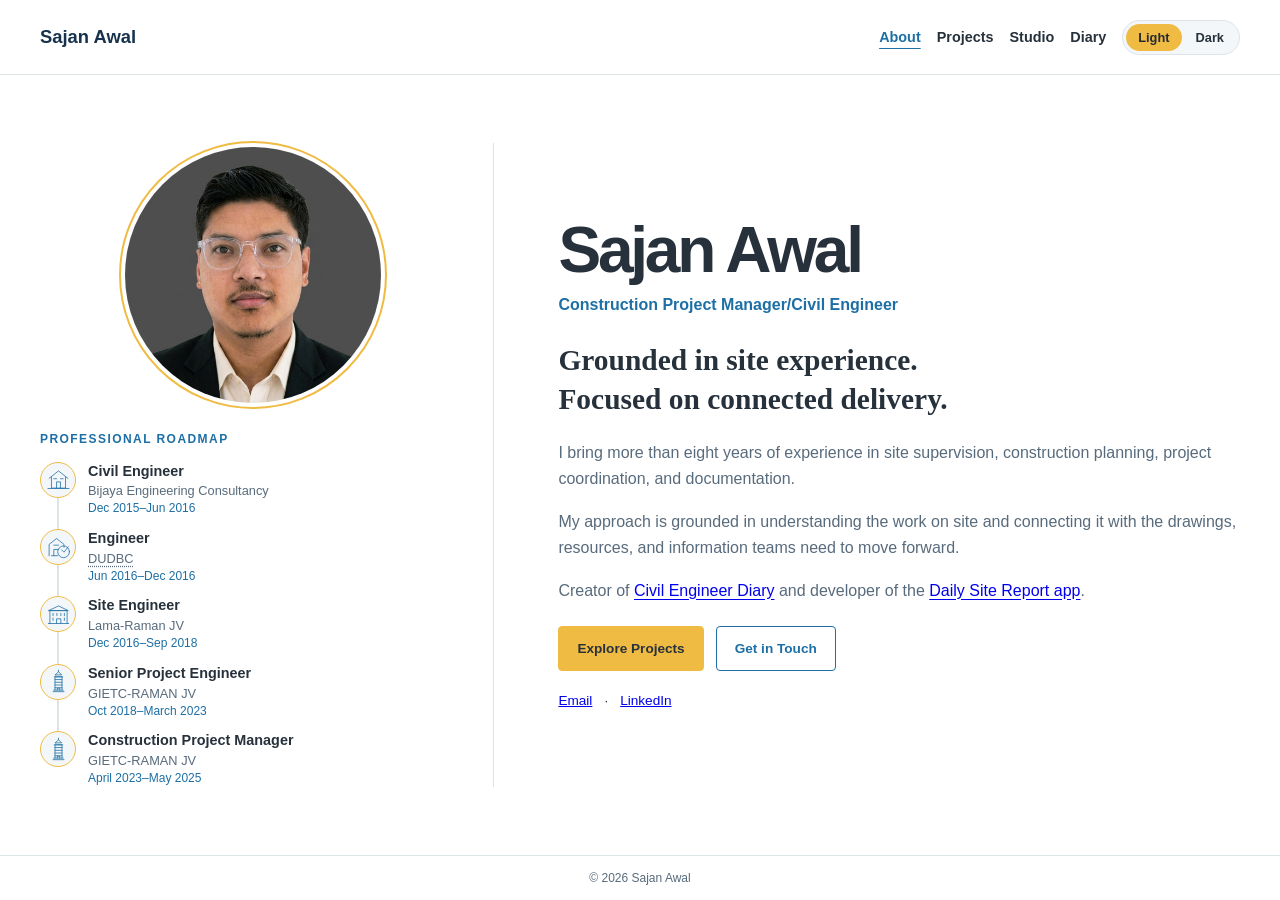
<file: index.html>
<!DOCTYPE html>
<html lang="en">
<head>
  <meta charset="UTF-8">
  <meta name="viewport" content="width=device-width, initial-scale=1">
  <meta name="description" content="Sajan Awal, Construction Project Manager/Civil Engineer. More than eight years of experience in construction planning, site supervision, coordination, and documentation.">
  <title>Sajan Awal | Civil Engineer &amp; Construction Management</title>
  <link rel="icon" type="image/png" sizes="32x32" href="images/favicon-32x32.png?v=2">
  <script src="assets/site.js"></script>
  <link rel="stylesheet" href="assets/site.css">
  <link rel="stylesheet" href="assets/home-compact.css">
</head>
<body class="compact-home">
  <a class="skip" href="#top">Skip to content</a>

  <header>
    <div class="container">
      <nav class="main-nav" aria-label="Main navigation">
        <a class="brand" href="index.html">Sajan Awal</a>
        <ul class="navlinks">
          <li><a href="index.html" aria-current="page">About</a></li>
          <li><a href="projects.html">Projects</a></li>
          <li><a href="engisaan-studio.html">Studio</a></li>
          <li><a href="civil-engineer-diary.html">Diary</a></li>
          <li>
            <div class="theme-switch" role="group" aria-label="Colour theme" hidden>
              <button type="button" data-theme-choice="light" aria-pressed="false">Light</button>
              <button type="button" data-theme-choice="dark" aria-pressed="false">Dark</button>
            </div>
          </li>
        </ul>
      </nav>
    </div>
  </header>

  <main id="top" class="container compact-layout">
    <div class="career-column">
      <img class="compact-portrait" src="images/profile.jpg" width="132" height="132" alt="Sajan Awal, construction project manager and civil engineer">

      <section id="experience" class="compact-experience" aria-labelledby="roadmap-heading">
        <h2 id="roadmap-heading">Professional Roadmap</h2>
        <ol class="career-timeline" aria-label="Professional experience, earliest to latest">
          <li class="career-stop">
            <span class="career-icon" aria-hidden="true"><svg viewBox="0 0 64 64" focusable="false"><path d="M8 29 32 10 56 29M14 26v28h36V26M27 54V38h10v16M20 30h7m10 0h7M5 55h54"/></svg></span>
            <div>
              <h3>Civil Engineer</h3>
              <p>Bijaya Engineering Consultancy</p>
              <p class="career-dates"><time datetime="2015-12">Dec 2015</time>–<time datetime="2016-06">Jun 2016</time></p>
            </div>
          </li>
          <li class="career-stop">
            <span class="career-icon" aria-hidden="true"><svg viewBox="0 0 64 64" focusable="false"><path d="M8 53V24L27 9l19 15v7M14 53h16M20 53V37h12M20 26h12M40 38l6 6 11-14"/><circle cx="45" cy="43" r="15"/></svg></span>
            <div>
              <h3>Engineer</h3>
              <p><abbr title="Department of Urban Development and Building Construction" aria-label="Department of Urban Development and Building Construction" tabindex="0">DUDBC</abbr></p>
              <p class="career-dates"><time datetime="2016-06">Jun 2016</time>–<time datetime="2016-12">Dec 2016</time></p>
            </div>
          </li>
          <li class="career-stop">
            <span class="career-icon" aria-hidden="true"><svg viewBox="0 0 64 64" focusable="false"><path d="M6 55h52M10 55V22h44v33M7 22h50L32 10 7 22ZM18 29v6m10-6v6m10-6v6m9-6v6M18 41v6m29-6v6M27 55V43h11v12"/></svg></span>
            <div>
              <h3>Site Engineer</h3>
              <p>Lama-Raman JV</p>
              <p class="career-dates"><time datetime="2016-12">Dec 2016</time>–<time datetime="2018-09">Sep 2018</time></p>
            </div>
          </li>
          <li class="career-stop">
            <span class="career-icon" aria-hidden="true"><svg viewBox="0 0 64 64" focusable="false"><path d="M23 54V20h18v34M20 54h24M18 58h28M21 20h22M24 15h16l-8-8-8 8ZM32 7V3M23 27h18M23 34h18M23 41h18M23 48h18M29 54v-5h6v5"/></svg></span>
            <div>
              <h3>Senior Project Engineer</h3>
              <p>GIETC-RAMAN JV</p>
              <p class="career-dates"><time datetime="2018-10">Oct 2018</time>–<time datetime="2023-03">March 2023</time></p>
            </div>
          </li>
          <li class="career-stop">
            <span class="career-icon" aria-hidden="true"><svg viewBox="0 0 64 64" focusable="false"><path d="M23 54V20h18v34M20 54h24M18 58h28M21 20h22M24 15h16l-8-8-8 8ZM32 7V3M23 27h18M23 34h18M23 41h18M23 48h18M29 54v-5h6v5"/></svg></span>
            <div>
              <h3>Construction Project Manager</h3>
              <p>GIETC-RAMAN JV</p>
              <p class="career-dates"><time datetime="2023-04">April 2023</time>–<time datetime="2025-05">May 2025</time></p>
            </div>
          </li>
        </ol>
      </section>
    </div>

    <section id="about" class="intro-column" aria-labelledby="name-heading">
      <h1 id="name-heading">Sajan Awal</h1>
      <p class="professional-title">Construction Project Manager/Civil Engineer</p>
      <h2 class="intro-headline">Grounded in site experience.<br>Focused on connected delivery.</h2>
      <p>I bring more than eight years of experience in site supervision, construction planning, project coordination, and documentation.</p>
      <p>My approach is grounded in understanding the work on site and connecting it with the drawings, resources, and information teams need to move forward.</p>
      <p class="creator-note">Creator of <a href="https://www.instagram.com/civilengineer.diary/" target="_blank" rel="noopener noreferrer">Civil Engineer Diary</a> and developer of the <a href="https://awalsajan.com.np/projects.html">Daily Site Report app</a>.</p>
      <div id="projects" class="buttons">
        <a class="button" href="projects.html">Explore Projects</a>
        <a class="button secondary" href="mailto:ersajanawal@gmail.com">Get in Touch</a>
      </div>
      <div id="contact" class="compact-contact" aria-label="Contact links">
        <a href="mailto:ersajanawal@gmail.com">Email</a>
        <span aria-hidden="true">·</span>
        <a href="https://www.linkedin.com/in/awalsajan" target="_blank" rel="noopener noreferrer">LinkedIn</a>
      </div>
    </section>
  </main>

  <footer class="compact-footer">
    <div class="container">&copy; 2026 Sajan Awal</div>
  </footer>
</body>
</html>
</file>
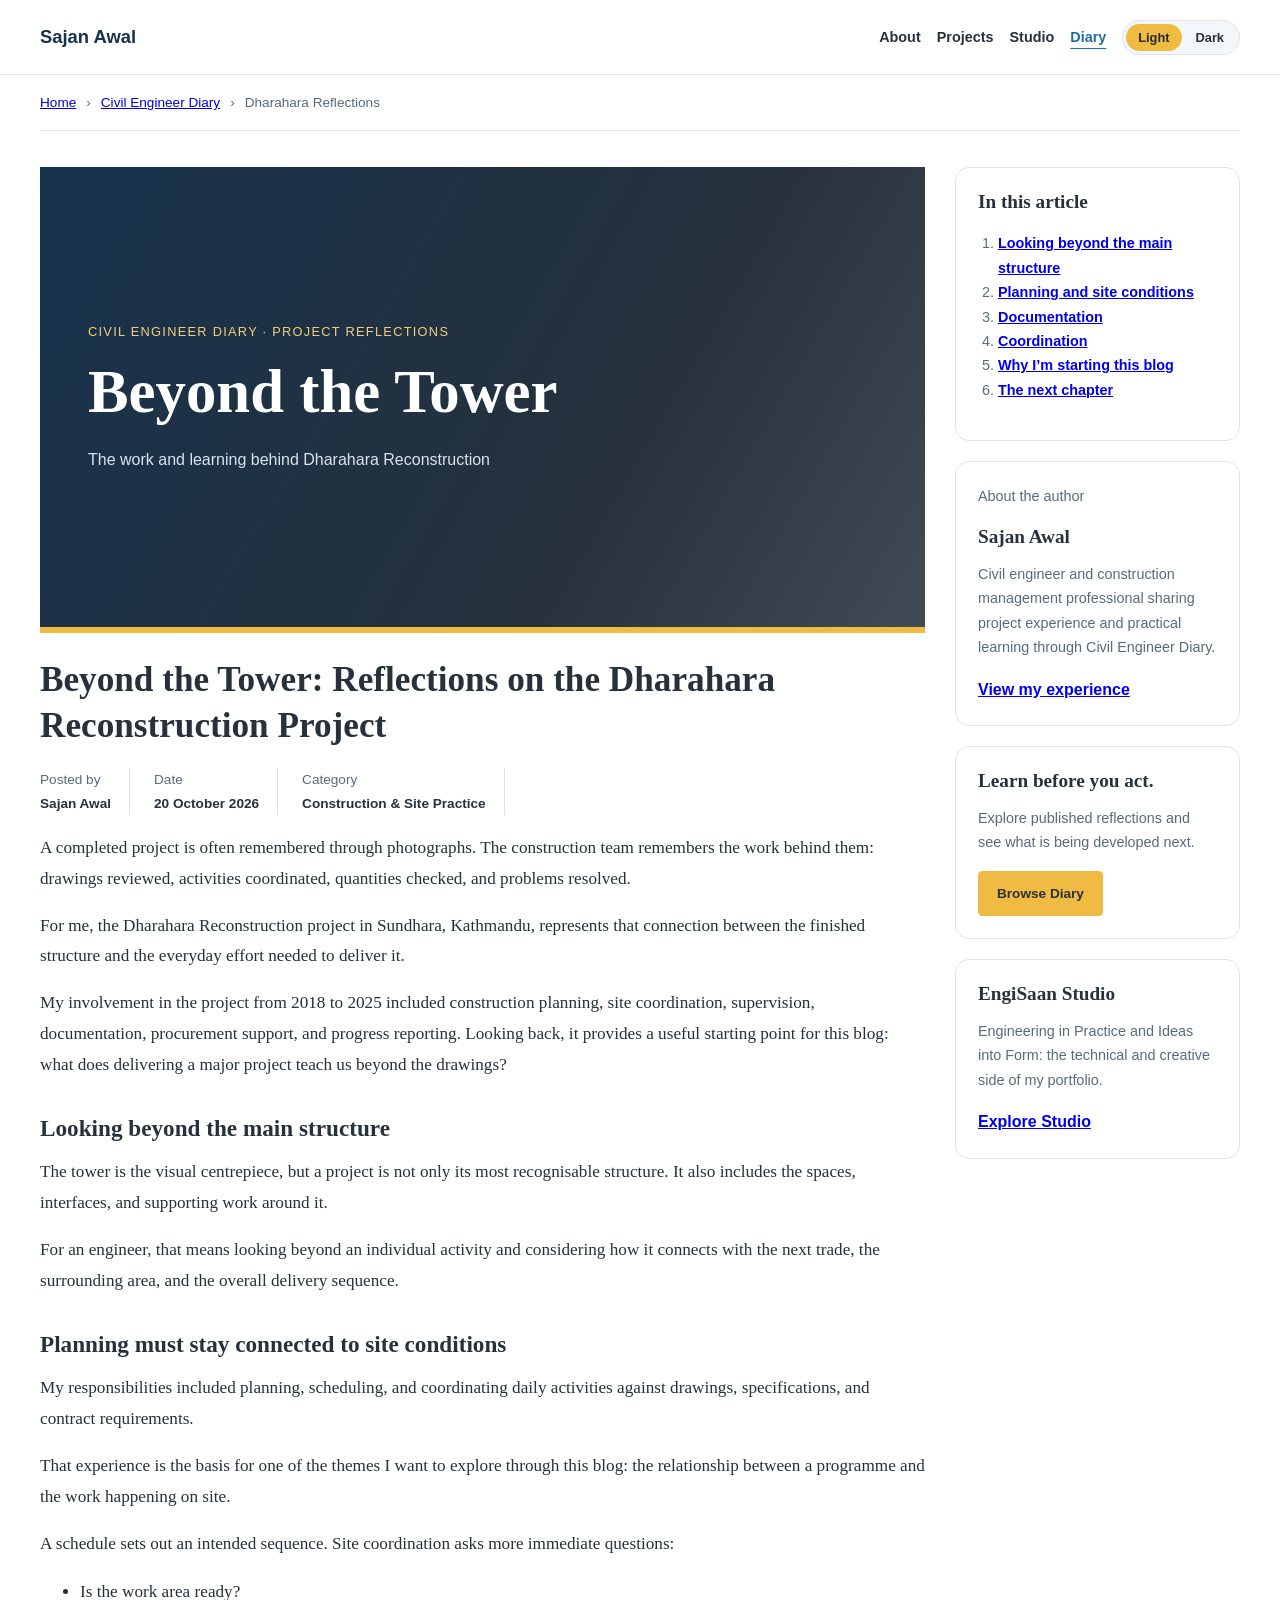
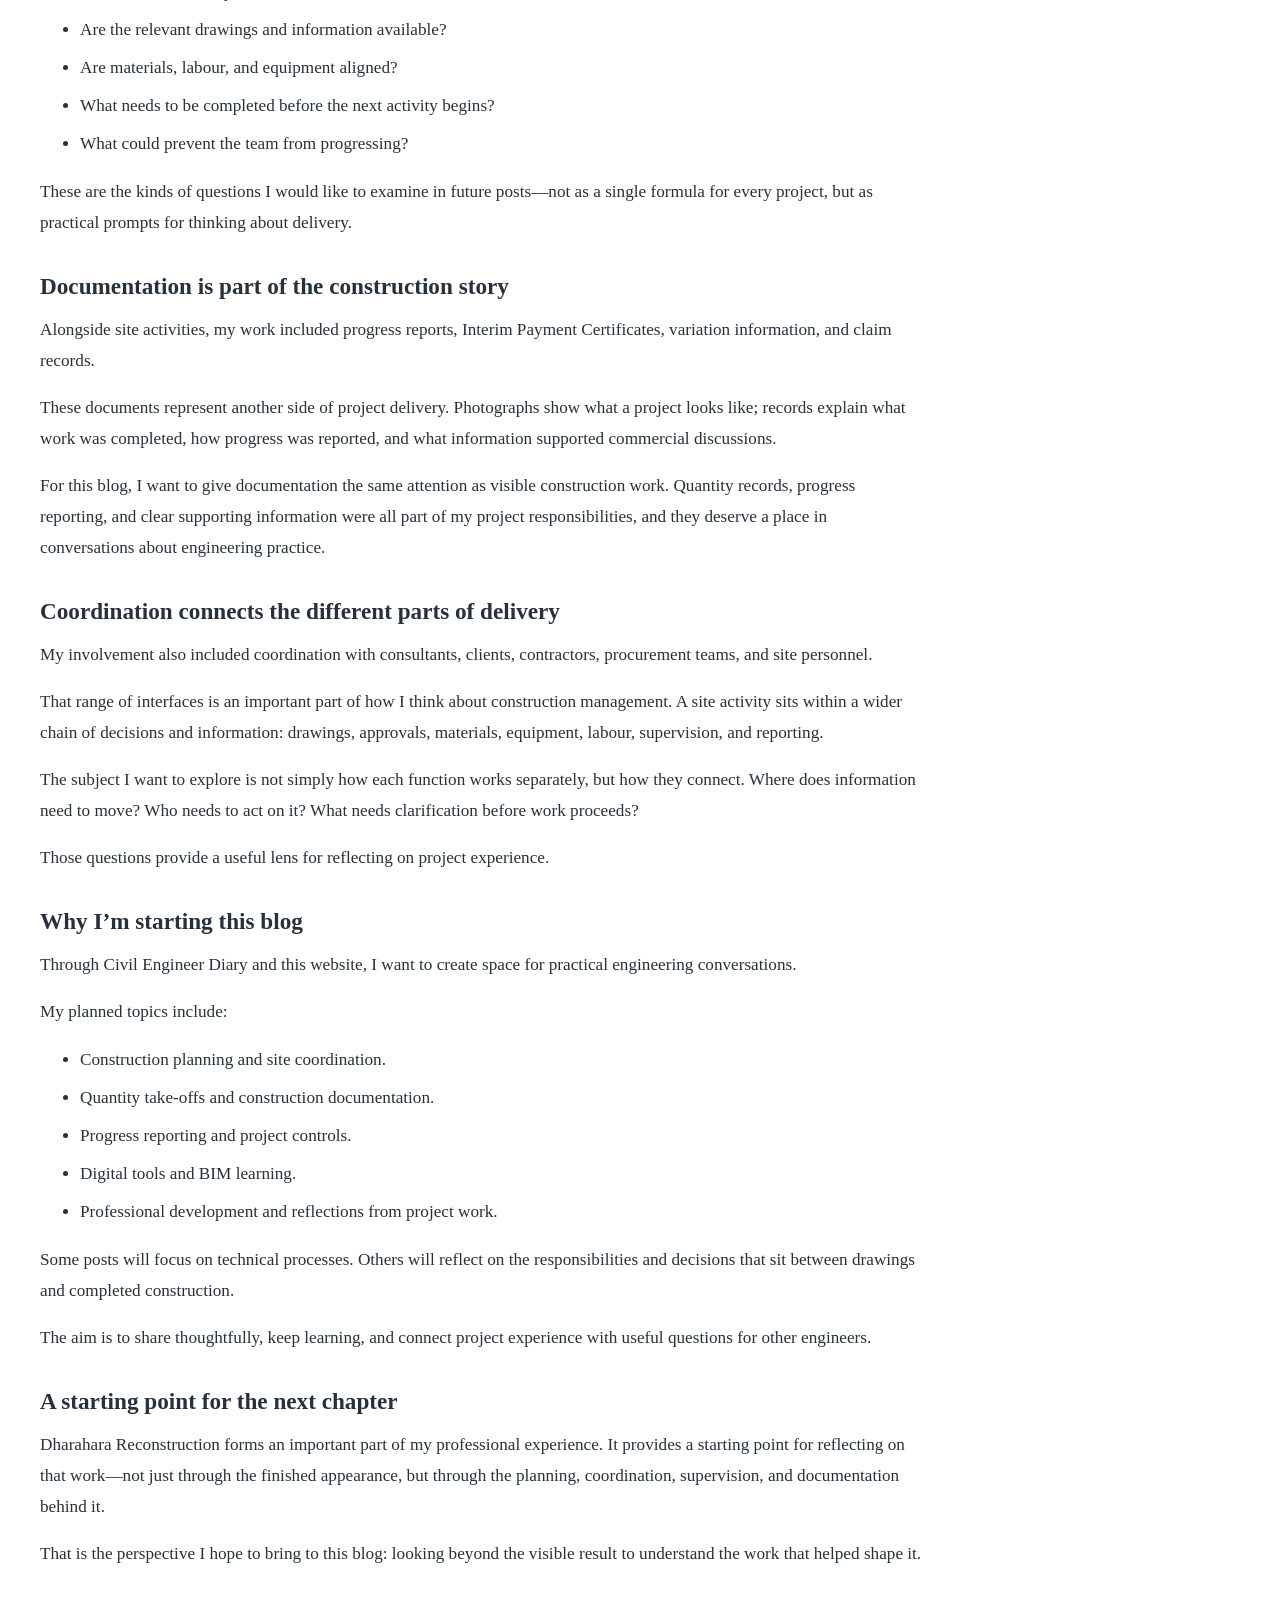
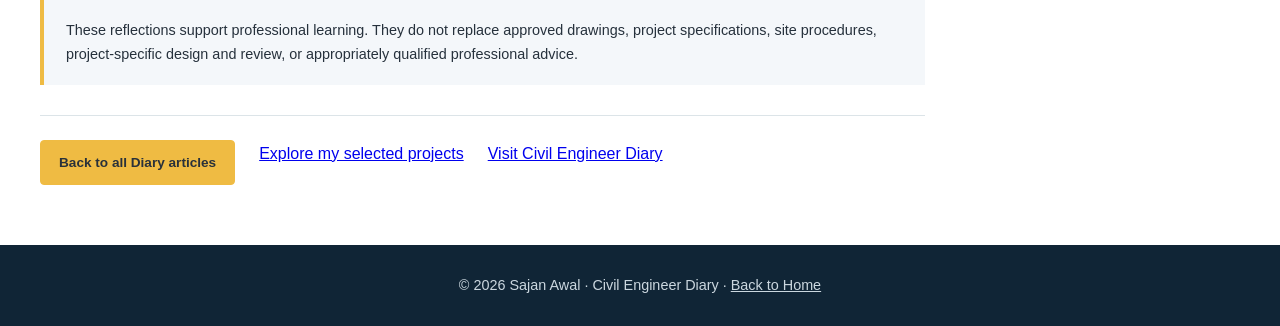
<file: blogs.html>
<!DOCTYPE html>
<html lang="en">
<head>
  <meta charset="UTF-8">
  <meta name="viewport" content="width=device-width,initial-scale=1">
  <meta name="description" content="Reflections by Sajan Awal on construction planning, coordination, and documentation during the Dharahara Reconstruction project.">
  <title>Beyond the Tower: Dharahara Reflections | Civil Engineer Diary</title>
  <script src="assets/site.js"></script>
  <link rel="stylesheet" href="assets/site.css">
</head>
<body>
  <a class="skip" href="#main">Skip to content</a>

  <header>
    <div class="container">
      <nav class="main-nav" aria-label="Main navigation">
        <a class="brand" href="index.html">Sajan Awal</a>
        <ul class="navlinks">
          <li><a href="index.html">About</a></li>
          <li><a href="projects.html">Projects</a></li>
          <li><a href="engisaan-studio.html">Studio</a></li>
          <li><a href="civil-engineer-diary.html" aria-current="page">Diary</a></li>
          <li>
            <div class="theme-switch" role="group" aria-label="Colour theme" hidden>
              <button type="button" data-theme-choice="light" aria-pressed="false">Light</button>
              <button type="button" data-theme-choice="dark" aria-pressed="false">Dark</button>
            </div>
          </li>
        </ul>
      </nav>
    </div>
  </header>

  <main id="main" class="container">
    <nav class="breadcrumbs" aria-label="Breadcrumb">
      <ol>
        <li><a href="index.html">Home</a></li>
        <li><a href="civil-engineer-diary.html">Civil Engineer Diary</a></li>
        <li><span aria-current="page">Dharahara Reflections</span></li>
      </ol>
    </nav>

    <div class="layout">
      <article id="dharahara-reflections" class="article" aria-labelledby="post-title">
        <div class="article-cover" aria-hidden="true">
          <p>Civil Engineer Diary · Project Reflections</p>
          <strong>Beyond the Tower</strong>
          <span>The work and learning behind Dharahara Reconstruction</span>
        </div>

        <h1 id="post-title">Beyond the Tower: Reflections on the Dharahara Reconstruction Project</h1>

        <div class="metadata">
          <div>
            <span>Posted by</span>
            <strong>Sajan Awal</strong>
          </div>
          <div>
            <span>Date</span>
            <strong><time datetime="2026-10-20">20 October 2026</time></strong>
          </div>
          <div>
            <span>Category</span>
            <strong>Construction &amp; Site Practice</strong>
          </div>
        </div>

        <details class="mobile-contents">
          <summary>In this article</summary>
          <ol>
            <li><a href="#structure">Looking beyond the main structure</a></li>
            <li><a href="#planning">Planning and site conditions</a></li>
            <li><a href="#documentation">Documentation</a></li>
            <li><a href="#coordination">Coordination</a></li>
            <li><a href="#purpose">Why I’m starting this blog</a></li>
            <li><a href="#next-chapter">The next chapter</a></li>
          </ol>
        </details>

        <div class="article-body">
          <p>A completed project is often remembered through photographs. The construction team remembers the work behind them: drawings reviewed, activities coordinated, quantities checked, and problems resolved.</p>
          <p>For me, the Dharahara Reconstruction project in Sundhara, Kathmandu, represents that connection between the finished structure and the everyday effort needed to deliver it.</p>
          <p>My involvement in the project from 2018 to 2025 included construction planning, site coordination, supervision, documentation, procurement support, and progress reporting. Looking back, it provides a useful starting point for this blog: what does delivering a major project teach us beyond the drawings?</p>

          <h2 id="structure">Looking beyond the main structure</h2>
          <p>The tower is the visual centrepiece, but a project is not only its most recognisable structure. It also includes the spaces, interfaces, and supporting work around it.</p>
          <p>For an engineer, that means looking beyond an individual activity and considering how it connects with the next trade, the surrounding area, and the overall delivery sequence.</p>

          <h2 id="planning">Planning must stay connected to site conditions</h2>
          <p>My responsibilities included planning, scheduling, and coordinating daily activities against drawings, specifications, and contract requirements.</p>
          <p>That experience is the basis for one of the themes I want to explore through this blog: the relationship between a programme and the work happening on site.</p>
          <p>A schedule sets out an intended sequence. Site coordination asks more immediate questions:</p>
          <ul>
            <li>Is the work area ready?</li>
            <li>Are the relevant drawings and information available?</li>
            <li>Are materials, labour, and equipment aligned?</li>
            <li>What needs to be completed before the next activity begins?</li>
            <li>What could prevent the team from progressing?</li>
          </ul>
          <p>These are the kinds of questions I would like to examine in future posts—not as a single formula for every project, but as practical prompts for thinking about delivery.</p>

          <h2 id="documentation">Documentation is part of the construction story</h2>
          <p>Alongside site activities, my work included progress reports, Interim Payment Certificates, variation information, and claim records.</p>
          <p>These documents represent another side of project delivery. Photographs show what a project looks like; records explain what work was completed, how progress was reported, and what information supported commercial discussions.</p>
          <p>For this blog, I want to give documentation the same attention as visible construction work. Quantity records, progress reporting, and clear supporting information were all part of my project responsibilities, and they deserve a place in conversations about engineering practice.</p>

          <h2 id="coordination">Coordination connects the different parts of delivery</h2>
          <p>My involvement also included coordination with consultants, clients, contractors, procurement teams, and site personnel.</p>
          <p>That range of interfaces is an important part of how I think about construction management. A site activity sits within a wider chain of decisions and information: drawings, approvals, materials, equipment, labour, supervision, and reporting.</p>
          <p>The subject I want to explore is not simply how each function works separately, but how they connect. Where does information need to move? Who needs to act on it? What needs clarification before work proceeds?</p>
          <p>Those questions provide a useful lens for reflecting on project experience.</p>

          <h2 id="purpose">Why I’m starting this blog</h2>
          <p>Through Civil Engineer Diary and this website, I want to create space for practical engineering conversations.</p>
          <p>My planned topics include:</p>
          <ul>
            <li>Construction planning and site coordination.</li>
            <li>Quantity take-offs and construction documentation.</li>
            <li>Progress reporting and project controls.</li>
            <li>Digital tools and BIM learning.</li>
            <li>Professional development and reflections from project work.</li>
          </ul>
          <p>Some posts will focus on technical processes. Others will reflect on the responsibilities and decisions that sit between drawings and completed construction.</p>
          <p>The aim is to share thoughtfully, keep learning, and connect project experience with useful questions for other engineers.</p>

          <h2 id="next-chapter">A starting point for the next chapter</h2>
          <p>Dharahara Reconstruction forms an important part of my professional experience. It provides a starting point for reflecting on that work—not just through the finished appearance, but through the planning, coordination, supervision, and documentation behind it.</p>
          <p>That is the perspective I hope to bring to this blog: looking beyond the visible result to understand the work that helped shape it.</p>
        </div>

        <div class="note">These reflections support professional learning. They do not replace approved drawings, project specifications, site procedures, project-specific design and review, or appropriately qualified professional advice.</div>

        <div class="article-footer">
          <a class="button" href="civil-engineer-diary.html">Back to all Diary articles</a>
          <a href="projects.html">Explore my selected projects</a>
          <a href="https://www.instagram.com/civilengineer.diary/" target="_blank" rel="noopener noreferrer">Visit Civil Engineer Diary</a>
        </div>
      </article>

      <aside class="sidebar" aria-label="Article navigation and related pages">
        <div class="side-card contents-card">
          <h2>In this article</h2>
          <ol>
            <li><a href="#structure">Looking beyond the main structure</a></li>
            <li><a href="#planning">Planning and site conditions</a></li>
            <li><a href="#documentation">Documentation</a></li>
            <li><a href="#coordination">Coordination</a></li>
            <li><a href="#purpose">Why I’m starting this blog</a></li>
            <li><a href="#next-chapter">The next chapter</a></li>
          </ol>
        </div>

        <div class="side-card">
          <p class="author-label">About the author</p>
          <h2>Sajan Awal</h2>
          <p>Civil engineer and construction management professional sharing project experience and practical learning through Civil Engineer Diary.</p>
          <a href="index.html#experience">View my experience</a>
        </div>

        <div class="side-card">
          <h2>Learn before you act.</h2>
          <p>Explore published reflections and see what is being developed next.</p>
          <a class="button" href="civil-engineer-diary.html">Browse Diary</a>
        </div>

        <div class="side-card">
          <h2>EngiSaan Studio</h2>
          <p>Engineering in Practice and Ideas into Form: the technical and creative side of my portfolio.</p>
          <a href="engisaan-studio.html">Explore Studio</a>
        </div>
      </aside>
    </div>
  </main>

  <footer>
    <div class="container">&copy; 2026 Sajan Awal · Civil Engineer Diary · <a href="index.html">Back to Home</a></div>
  </footer>
</body>
</html>
</file>
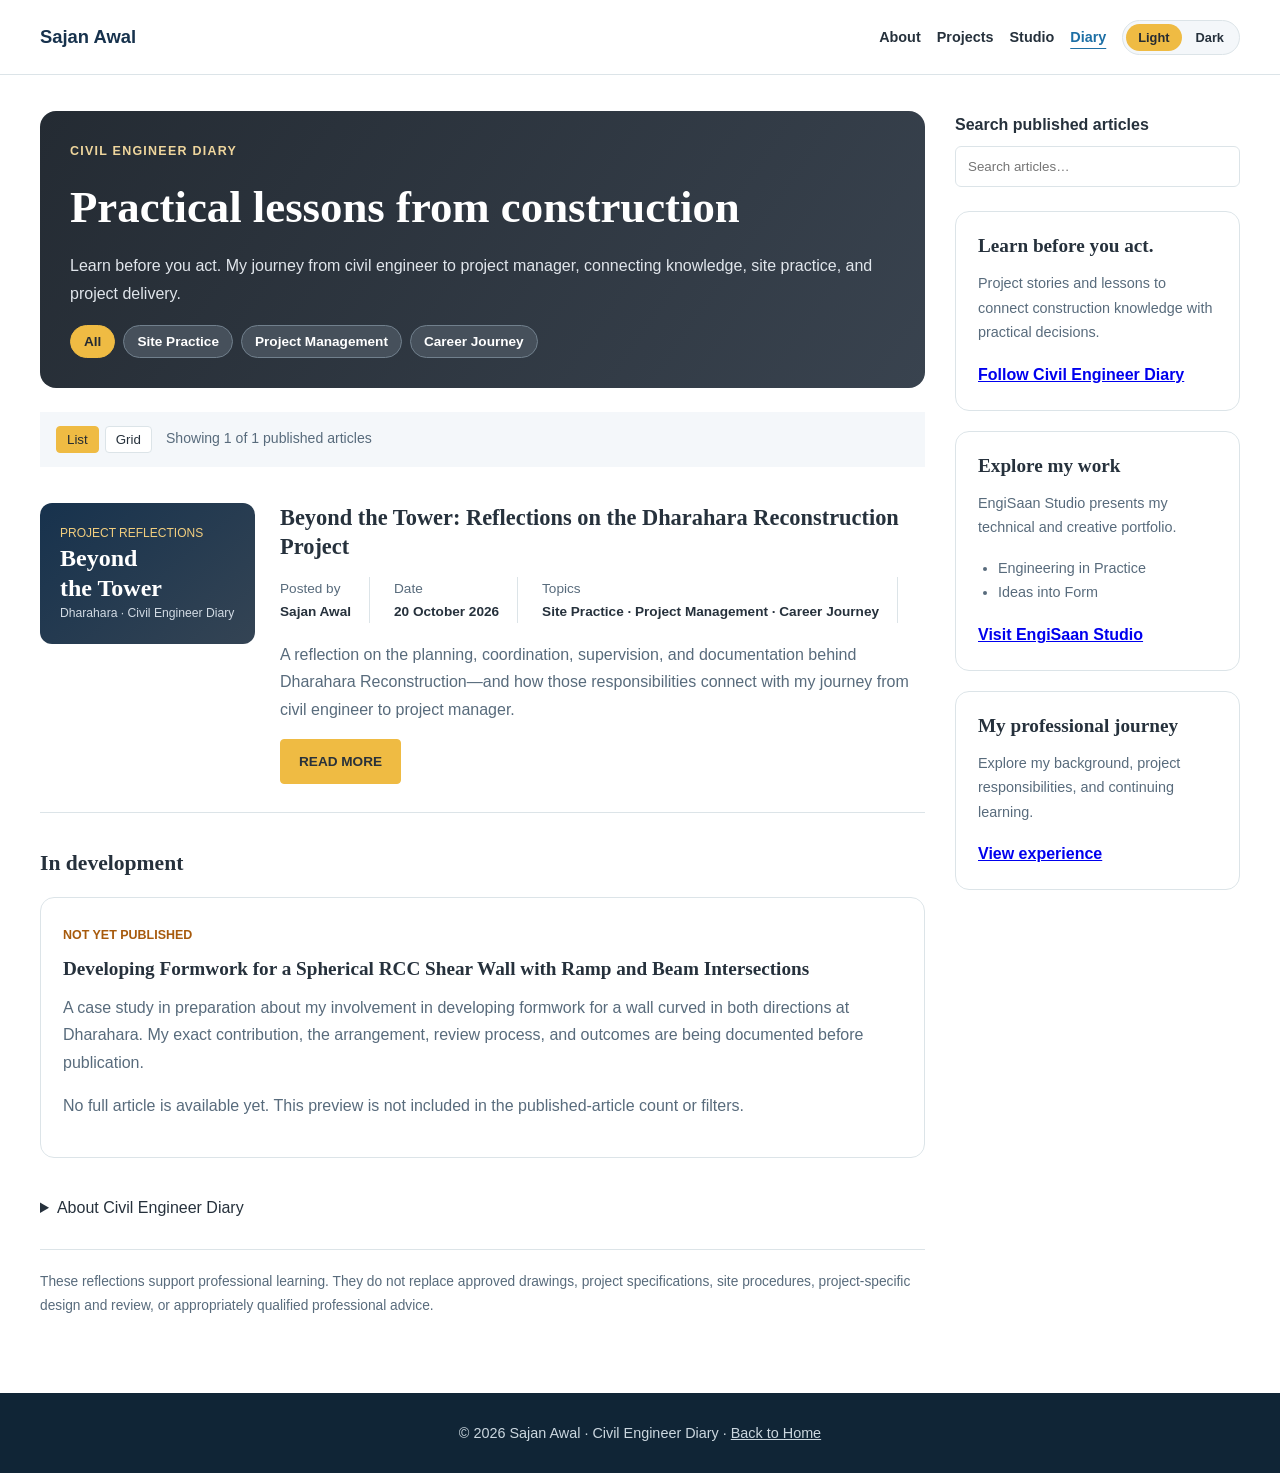
<file: civil-engineer-diary.html>
<!DOCTYPE html>
<html lang="en">
<head>
  <meta charset="UTF-8">
  <meta name="viewport" content="width=device-width,initial-scale=1">
  <meta name="description" content="Civil Engineer Diary by Sajan Awal: practical construction reflections and project lessons. Learn before you act.">
  <title>Civil Engineer Diary | Articles &amp; Project Lessons</title>
  <script src="assets/site.js"></script>
  <link rel="stylesheet" href="assets/site.css">
</head>
<body>
  <a class="skip" href="#main">Skip to content</a>
  <header>
    <div class="container">
      <nav class="main-nav" aria-label="Main navigation">
        <a class="brand" href="index.html">Sajan Awal</a>
        <ul class="navlinks">
          <li><a href="index.html">About</a></li>
          <li><a href="projects.html">Projects</a></li>
          <li><a href="engisaan-studio.html">Studio</a></li>
          <li><a href="civil-engineer-diary.html" aria-current="page">Diary</a></li>
          <li>
            <div class="theme-switch" role="group" aria-label="Colour theme" hidden>
              <button type="button" data-theme-choice="light" aria-pressed="false">Light</button>
              <button type="button" data-theme-choice="dark" aria-pressed="false">Dark</button>
            </div>
          </li>
        </ul>
      </nav>
    </div>
  </header>

  <main id="main" class="container layout listing">
    <div class="main-column">
      <div class="banner">
        <p class="eyebrow">Civil Engineer Diary</p>
        <h1>Practical lessons from construction</h1>
        <p>Learn before you act. My journey from civil engineer to project manager, connecting knowledge, site practice, and project delivery.</p>
        <div class="filters" role="group" aria-label="Filter published articles" data-enhanced hidden>
          <button type="button" data-category="all" aria-pressed="true">All</button>
          <button type="button" data-category="site" aria-pressed="false">Site Practice</button>
          <button type="button" data-category="management" aria-pressed="false">Project Management</button>
          <button type="button" data-category="journey" aria-pressed="false">Career Journey</button>
        </div>
      </div>

      <div class="toolbar">
        <div class="views" role="group" aria-label="Article layout" data-enhanced hidden>
          <button type="button" data-view="list" aria-pressed="true">List</button>
          <button type="button" data-view="grid" aria-pressed="false">Grid</button>
        </div>
        <span class="result-count" data-count role="status" aria-live="polite">Showing 1 of 1 published articles</span>
      </div>

      <section id="posts" class="posts" data-collection="published articles" aria-label="Published articles">
        <article class="post" data-item data-categories="site management journey">
          <div class="cover" aria-hidden="true"><span>Project Reflections</span><strong>Beyond<br>the Tower</strong><small>Dharahara · Civil Engineer Diary</small></div>
          <div>
            <h2><a href="blogs.html#dharahara-reflections">Beyond the Tower: Reflections on the Dharahara Reconstruction Project</a></h2>
            <div class="metadata">
              <div><span>Posted by</span><strong>Sajan Awal</strong></div>
              <div><span>Date</span><strong><time datetime="2026-10-20">20 October 2026</time></strong></div>
              <div><span>Topics</span><strong>Site Practice · Project Management · Career Journey</strong></div>
            </div>
            <p class="excerpt">A reflection on the planning, coordination, supervision, and documentation behind Dharahara Reconstruction—and how those responsibilities connect with my journey from civil engineer to project manager.</p>
            <a class="read-more" href="blogs.html#dharahara-reflections" aria-label="Read more: Beyond the Tower">READ MORE</a>
          </div>
        </article>
      </section>

      <p data-empty hidden>No published articles match your search. Try another word or choose All.</p>

      <section class="developing" aria-labelledby="developing-heading">
        <h2 id="developing-heading">In development</h2>
        <article class="draft">
          <span class="status">Not yet published</span>
          <h3>Developing Formwork for a Spherical RCC Shear Wall with Ramp and Beam Intersections</h3>
          <p>A case study in preparation about my involvement in developing formwork for a wall curved in both directions at Dharahara. My exact contribution, the arrangement, review process, and outcomes are being documented before publication.</p>
          <p>No full article is available yet. This preview is not included in the published-article count or filters.</p>
        </article>
      </section>

      <details class="content-section">
        <summary>About Civil Engineer Diary</summary>
        <p>My purpose is to bridge gaps between technical knowledge, site practice, and project management, helping construction professionals understand the work and ask better questions before acting.</p>
        <p>My experience includes residential drawings and estimates, construction inspections, site engineering at Dharmashala, and planning, coordination, supervision, and documentation at Dharahara. I am continuing my learning through a Master of Construction Management at CQUniversity in Sydney.</p>
        <p>Each developed story will explain the situation, the gap, my responsibility and actions, the supported outcome, and what another professional should clarify before acting.</p>
      </details>

      <p class="learning-note">These reflections support professional learning. They do not replace approved drawings, project specifications, site procedures, project-specific design and review, or appropriately qualified professional advice.</p>
    </div>

    <aside class="sidebar" aria-label="Search and explore">
      <div class="search-box" data-enhanced hidden>
        <label for="search">Search published articles</label>
        <input id="search" data-search type="search" placeholder="Search articles…" autocomplete="off" aria-controls="posts">
      </div>
      <div class="side-card"><h2>Learn before you act.</h2><p>Project stories and lessons to connect construction knowledge with practical decisions.</p><a href="https://www.instagram.com/civilengineer.diary/" target="_blank" rel="noopener noreferrer">Follow Civil Engineer Diary</a></div>
      <div class="side-card"><h2>Explore my work</h2><p>EngiSaan Studio presents my technical and creative portfolio.</p><ul><li>Engineering in Practice</li><li>Ideas into Form</li></ul><a href="engisaan-studio.html">Visit EngiSaan Studio</a></div>
      <div class="side-card"><h2>My professional journey</h2><p>Explore my background, project responsibilities, and continuing learning.</p><a href="index.html#experience">View experience</a></div>
    </aside>
  </main>

  <footer><div class="container">&copy; 2026 Sajan Awal · Civil Engineer Diary · <a href="index.html">Back to Home</a></div></footer>
</body>
</html>
</file>
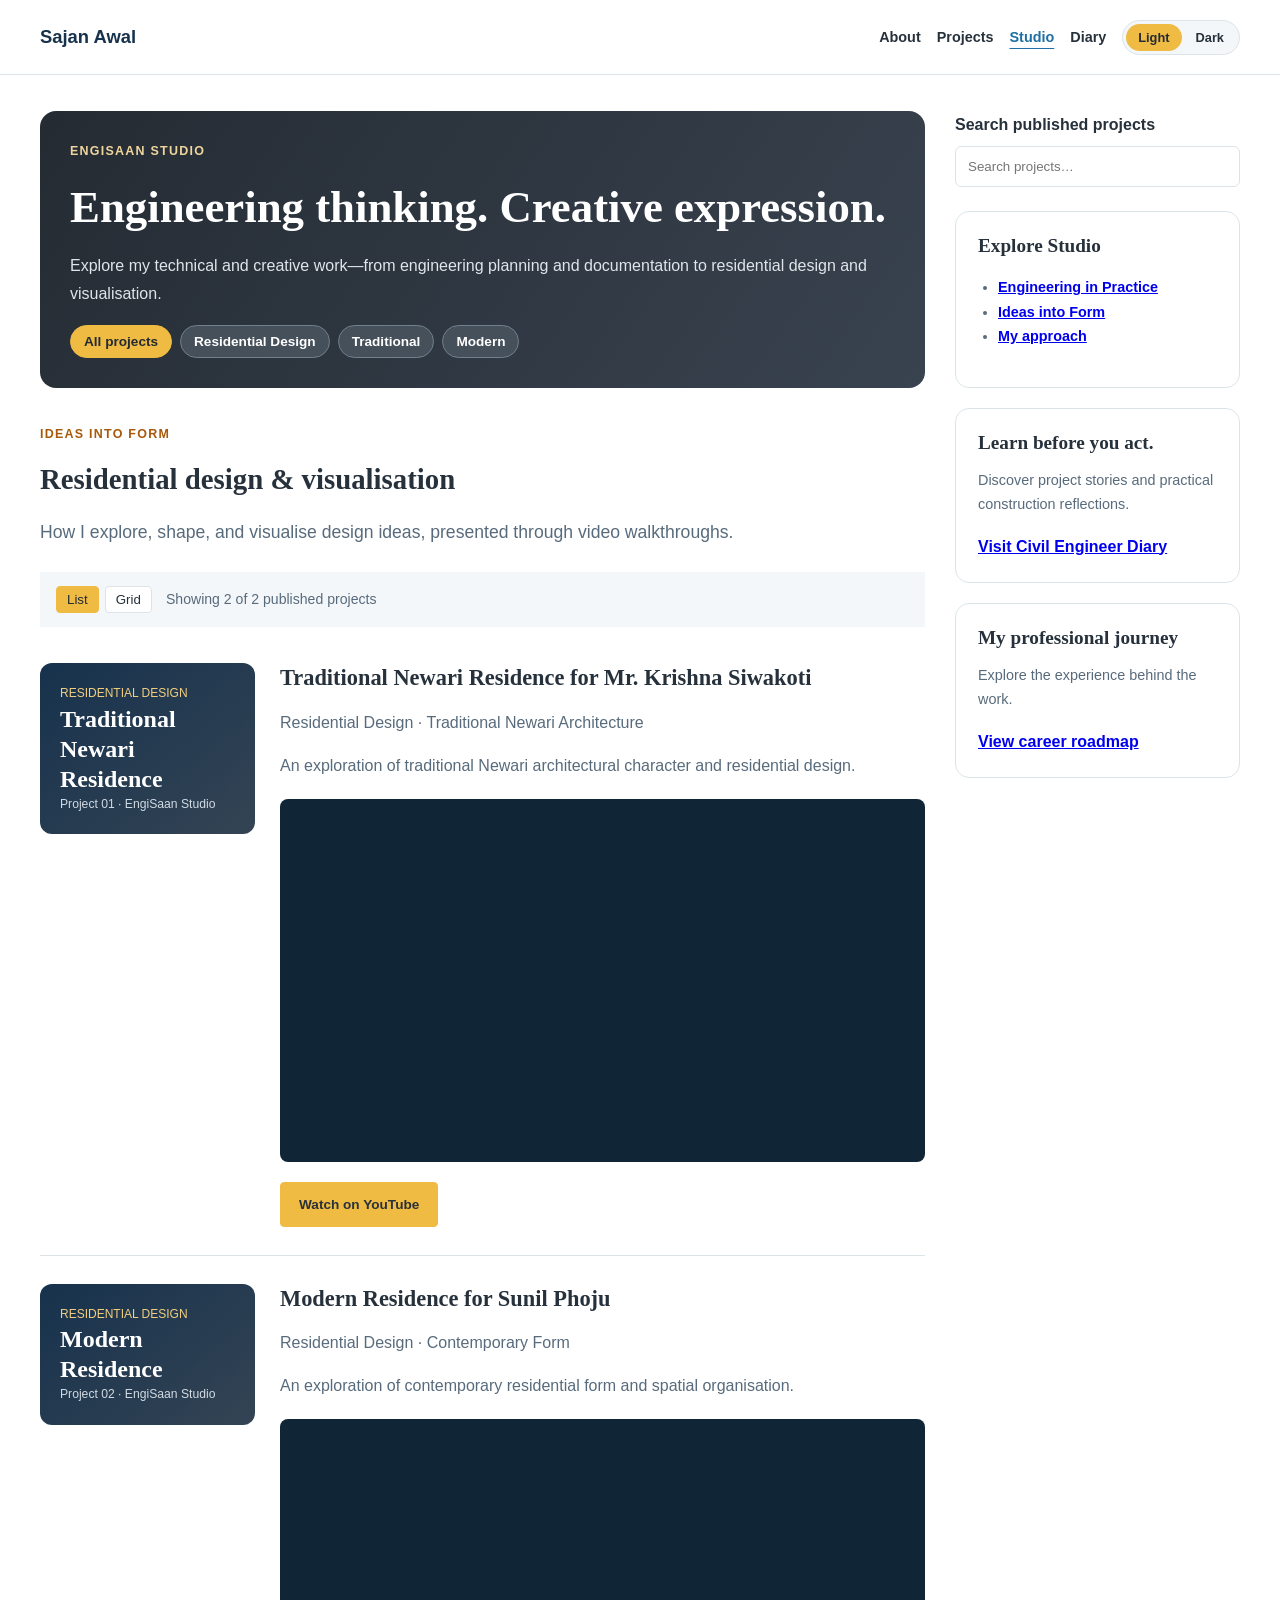
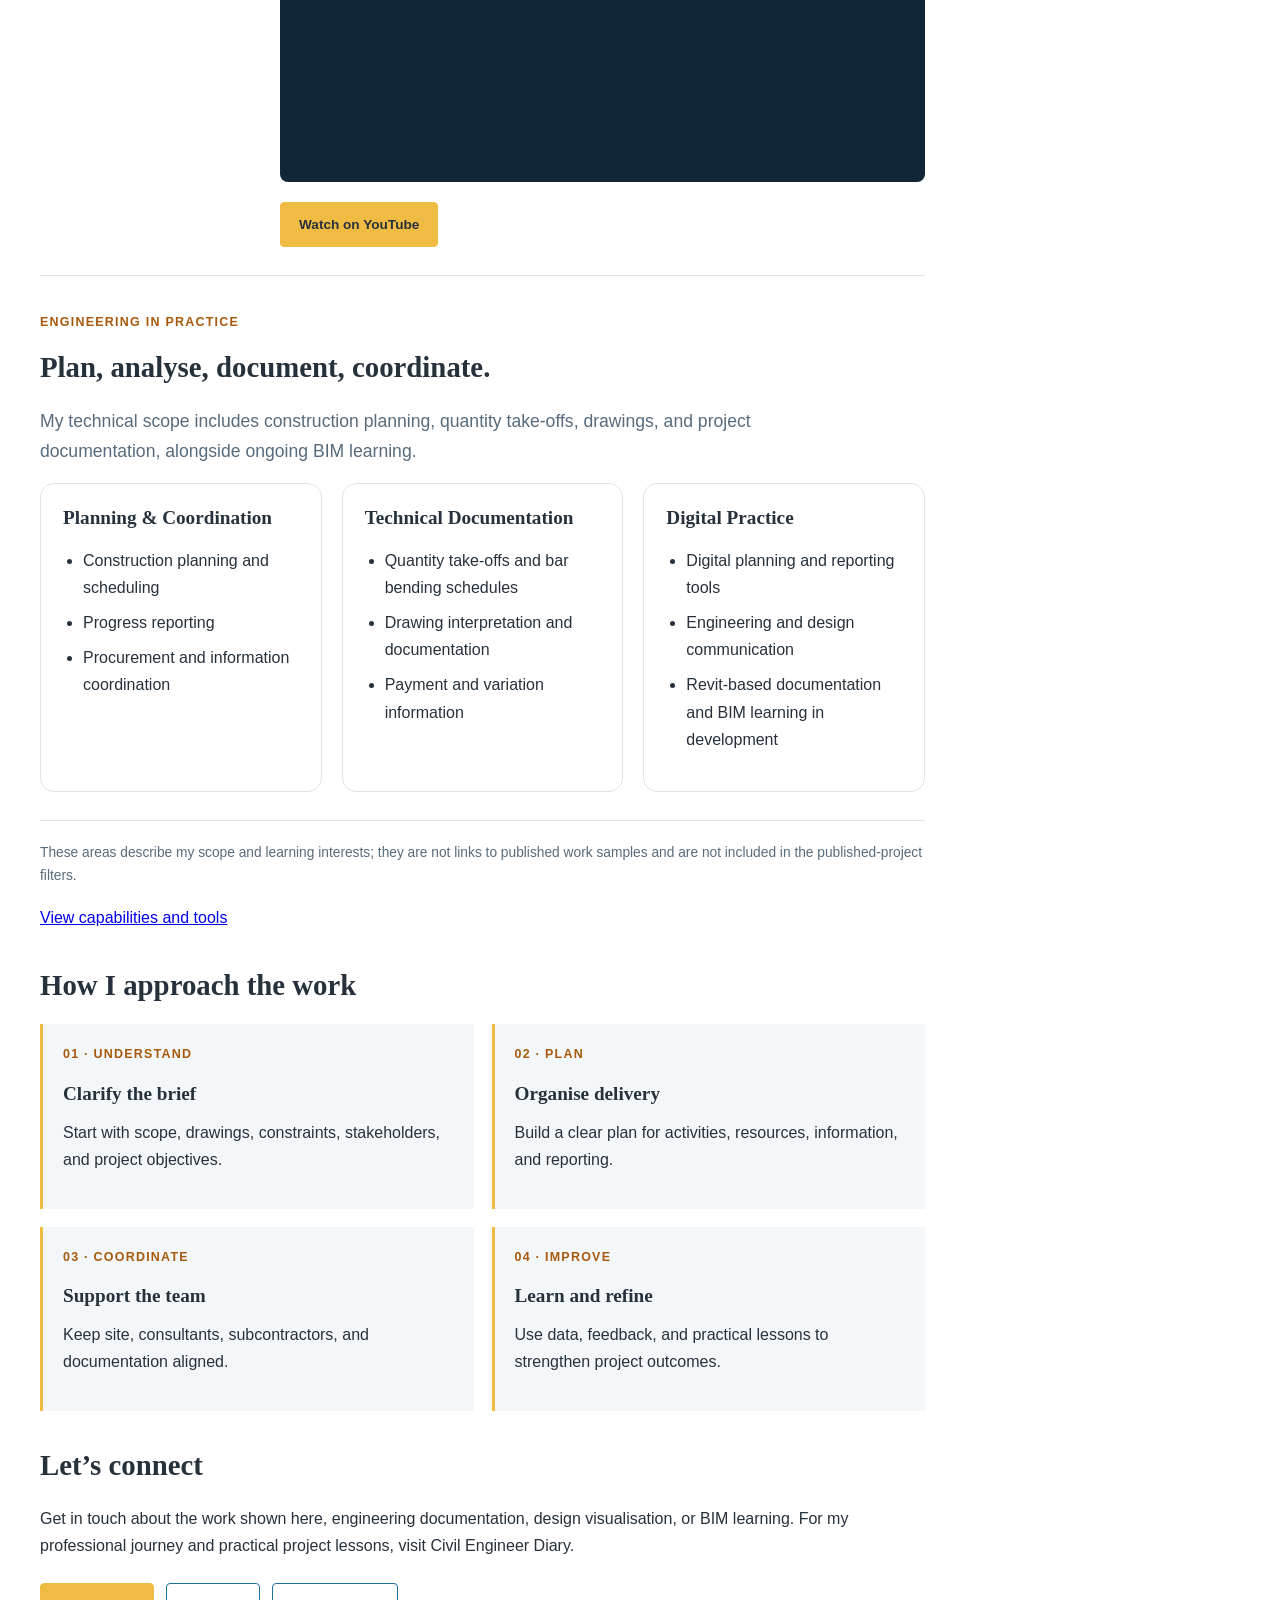
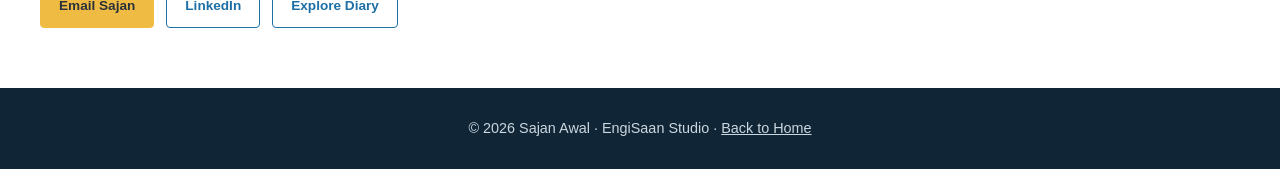
<file: engisaan-studio.html>
<!DOCTYPE html>
<html lang="en">
<head>
  <meta charset="UTF-8">
  <meta name="viewport" content="width=device-width,initial-scale=1">
  <meta name="description" content="EngiSaan Studio by Sajan Awal: technical and creative work, engineering planning, documentation, residential design and visualisation.">
  <title>EngiSaan Studio | Technical &amp; Creative Portfolio</title>
  <script src="assets/site.js"></script>
  <link rel="stylesheet" href="assets/site.css">
</head>
<body>
  <a class="skip" href="#main">Skip to content</a>
  <header>
    <div class="container">
      <nav class="main-nav" aria-label="Main navigation">
        <a class="brand" href="index.html">Sajan Awal</a>
        <ul class="navlinks">
          <li><a href="index.html">About</a></li>
          <li><a href="projects.html">Projects</a></li>
          <li><a href="engisaan-studio.html" aria-current="page">Studio</a></li>
          <li><a href="civil-engineer-diary.html">Diary</a></li>
          <li>
            <div class="theme-switch" role="group" aria-label="Colour theme" hidden>
              <button type="button" data-theme-choice="light" aria-pressed="false">Light</button>
              <button type="button" data-theme-choice="dark" aria-pressed="false">Dark</button>
            </div>
          </li>
        </ul>
      </nav>
    </div>
  </header>

  <main id="main" class="container layout listing">
    <div class="main-column">
      <div class="banner">
        <p class="eyebrow">EngiSaan Studio</p>
        <h1>Engineering thinking. Creative expression.</h1>
        <p>Explore my technical and creative work—from engineering planning and documentation to residential design and visualisation.</p>
        <div class="filters" role="group" aria-label="Filter published Studio projects" data-enhanced hidden>
          <button type="button" data-category="all" aria-pressed="true">All projects</button>
          <button type="button" data-category="residential" aria-pressed="false">Residential Design</button>
          <button type="button" data-category="traditional" aria-pressed="false">Traditional</button>
          <button type="button" data-category="modern" aria-pressed="false">Modern</button>
        </div>
      </div>

      <section id="creativity" class="content-section">
        <p class="eyebrow">Ideas into Form</p>
        <h2>Residential design &amp; visualisation</h2>
        <p class="lead">How I explore, shape, and visualise design ideas, presented through video walkthroughs.</p>
        <div class="toolbar">
          <div class="views" role="group" aria-label="Project layout" data-enhanced hidden>
            <button type="button" data-view="list" aria-pressed="true">List</button>
            <button type="button" data-view="grid" aria-pressed="false">Grid</button>
          </div>
          <span class="result-count" data-count role="status" aria-live="polite">Showing 2 of 2 published projects</span>
        </div>
        <div id="projects" class="posts" data-collection="published projects">
          <article class="post" data-item data-categories="residential traditional">
            <div class="cover" aria-hidden="true"><span>Residential Design</span><strong>Traditional<br>Newari Residence</strong><small>Project 01 · EngiSaan Studio</small></div>
            <div>
              <h2>Traditional Newari Residence for Mr. Krishna Siwakoti</h2>
              <p class="meta">Residential Design · Traditional Newari Architecture</p>
              <p class="excerpt">An exploration of traditional Newari architectural character and residential design.</p>
              <div class="video-frame"><iframe src="https://www.youtube-nocookie.com/embed/WkO_U6u_NY8" title="Traditional Newari Residence for Mr. Krishna Siwakoti" loading="lazy" allow="accelerometer; autoplay; clipboard-write; encrypted-media; gyroscope; picture-in-picture; web-share" allowfullscreen></iframe></div>
              <a class="button" href="https://youtu.be/WkO_U6u_NY8" target="_blank" rel="noopener noreferrer">Watch on YouTube</a>
            </div>
          </article>
          <article class="post" data-item data-categories="residential modern">
            <div class="cover" aria-hidden="true"><span>Residential Design</span><strong>Modern<br>Residence</strong><small>Project 02 · EngiSaan Studio</small></div>
            <div>
              <h2>Modern Residence for Sunil Phoju</h2>
              <p class="meta">Residential Design · Contemporary Form</p>
              <p class="excerpt">An exploration of contemporary residential form and spatial organisation.</p>
              <div class="video-frame"><iframe src="https://www.youtube-nocookie.com/embed/JGJgpJMVUNo" title="Modern Residence for Sunil Phoju" loading="lazy" allow="accelerometer; autoplay; clipboard-write; encrypted-media; gyroscope; picture-in-picture; web-share" allowfullscreen></iframe></div>
              <a class="button" href="https://youtu.be/JGJgpJMVUNo" target="_blank" rel="noopener noreferrer">Watch on YouTube</a>
            </div>
          </article>
        </div>
        <p data-empty hidden>No published projects match your search. Try another word or choose All projects.</p>
      </section>

      <section id="engineering" class="content-section">
        <p class="eyebrow">Engineering in Practice</p>
        <h2>Plan, analyse, document, coordinate.</h2>
        <p class="lead">My technical scope includes construction planning, quantity take-offs, drawings, and project documentation, alongside ongoing BIM learning.</p>
        <div class="grid">
          <div class="card"><h3>Planning &amp; Coordination</h3><ul><li>Construction planning and scheduling</li><li>Progress reporting</li><li>Procurement and information coordination</li></ul></div>
          <div class="card"><h3>Technical Documentation</h3><ul><li>Quantity take-offs and bar bending schedules</li><li>Drawing interpretation and documentation</li><li>Payment and variation information</li></ul></div>
          <div class="card"><h3>Digital Practice</h3><ul><li>Digital planning and reporting tools</li><li>Engineering and design communication</li><li>Revit-based documentation and BIM learning in development</li></ul></div>
        </div>
        <p class="learning-note">These areas describe my scope and learning interests; they are not links to published work samples and are not included in the published-project filters.</p>
        <a href="index.html#skills">View capabilities and tools</a>
      </section>

      <section id="approach" class="content-section">
        <h2>How I approach the work</h2>
        <div class="process">
          <div class="step"><p class="eyebrow">01 · Understand</p><h3>Clarify the brief</h3><p>Start with scope, drawings, constraints, stakeholders, and project objectives.</p></div>
          <div class="step"><p class="eyebrow">02 · Plan</p><h3>Organise delivery</h3><p>Build a clear plan for activities, resources, information, and reporting.</p></div>
          <div class="step"><p class="eyebrow">03 · Coordinate</p><h3>Support the team</h3><p>Keep site, consultants, subcontractors, and documentation aligned.</p></div>
          <div class="step"><p class="eyebrow">04 · Improve</p><h3>Learn and refine</h3><p>Use data, feedback, and practical lessons to strengthen project outcomes.</p></div>
        </div>
      </section>

      <section id="contact" class="content-section">
        <h2>Let’s connect</h2>
        <p>Get in touch about the work shown here, engineering documentation, design visualisation, or BIM learning. For my professional journey and practical project lessons, visit Civil Engineer Diary.</p>
        <div class="buttons">
          <a class="button" href="mailto:ersajanawal@gmail.com">Email Sajan</a>
          <a class="button secondary" href="https://www.linkedin.com/in/awalsajan" target="_blank" rel="noopener noreferrer">LinkedIn</a>
          <a class="button secondary" href="civil-engineer-diary.html">Explore Diary</a>
        </div>
      </section>
    </div>

    <aside class="sidebar" aria-label="Search and explore Studio">
      <div class="search-box" data-enhanced hidden>
        <label for="studio-search">Search published projects</label>
        <input id="studio-search" type="search" data-search placeholder="Search projects…" aria-controls="projects">
      </div>
      <div class="side-card"><h2>Explore Studio</h2><ul><li><a href="#engineering">Engineering in Practice</a></li><li><a href="#creativity">Ideas into Form</a></li><li><a href="#approach">My approach</a></li></ul></div>
      <div class="side-card"><h2>Learn before you act.</h2><p>Discover project stories and practical construction reflections.</p><a href="civil-engineer-diary.html">Visit Civil Engineer Diary</a></div>
      <div class="side-card"><h2>My professional journey</h2><p>Explore the experience behind the work.</p><a href="index.html#experience">View career roadmap</a></div>
    </aside>
  </main>

  <footer><div class="container">&copy; 2026 Sajan Awal · EngiSaan Studio · <a href="index.html">Back to Home</a></div></footer>
</body>
</html>
</file>
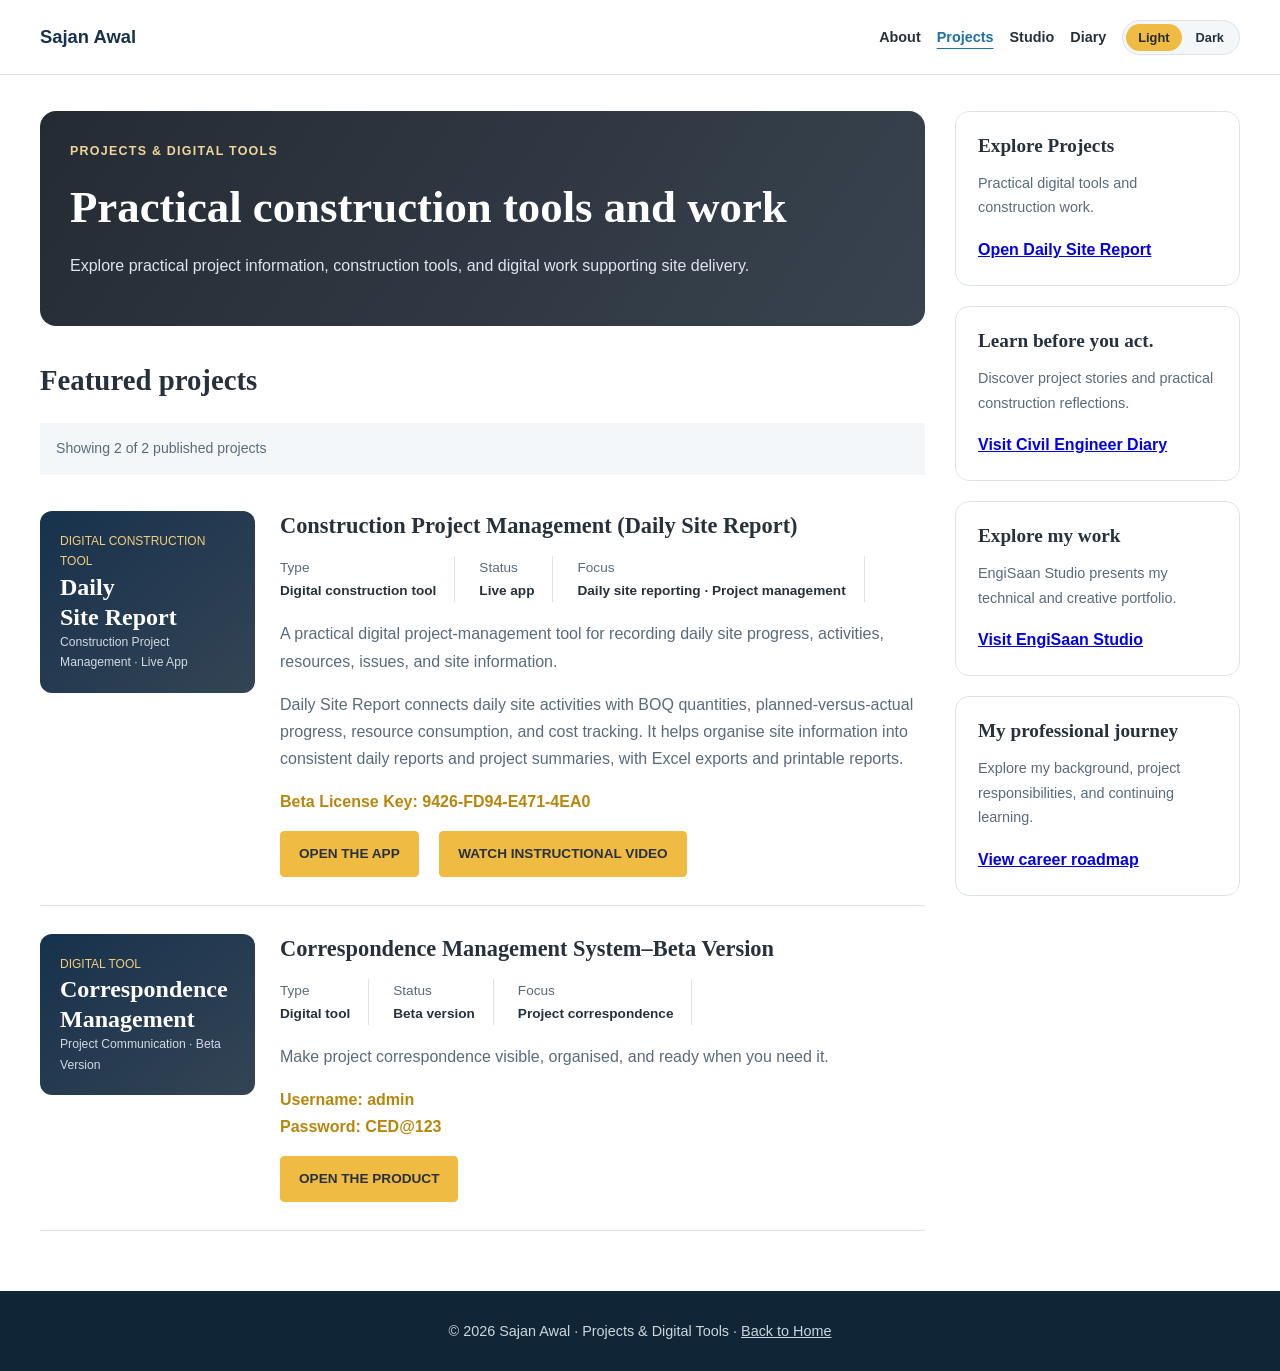
<file: projects.html>
<!DOCTYPE html>
<html lang="en">
<head>
  <meta charset="UTF-8">
  <meta name="viewport" content="width=device-width,initial-scale=1">
  <meta name="description" content="Projects and digital tools by Sajan Awal, including the Construction Project Management Daily Site Report application and Correspondence Management System.">
  <title>Projects &amp; Digital Tools | Sajan Awal</title>
  <script src="assets/site.js"></script>
  <link rel="stylesheet" href="assets/site.css">
</head>
<body>
  <a class="skip" href="#main">Skip to content</a>
  <header>
    <div class="container">
      <nav class="main-nav" aria-label="Main navigation">
        <a class="brand" href="index.html">Sajan Awal</a>
        <ul class="navlinks">
          <li><a href="index.html">About</a></li>
          <li><a href="projects.html" aria-current="page">Projects</a></li>
          <li><a href="engisaan-studio.html">Studio</a></li>
          <li><a href="civil-engineer-diary.html">Diary</a></li>
          <li>
            <div class="theme-switch" role="group" aria-label="Colour theme" hidden>
              <button type="button" data-theme-choice="light" aria-pressed="false">Light</button>
              <button type="button" data-theme-choice="dark" aria-pressed="false">Dark</button>
            </div>
          </li>
        </ul>
      </nav>
    </div>
  </header>

  <main id="main" class="container layout listing">
    <div class="main-column">
      <div class="banner">
        <p class="eyebrow">Projects &amp; digital tools</p>
        <h1>Practical construction tools and work</h1>
        <p>Explore practical project information, construction tools, and digital work supporting site delivery.</p>
      </div>

      <section class="content-section" aria-labelledby="featured-heading">
        <h2 id="featured-heading">Featured projects</h2>
        <div class="toolbar">
          <span class="result-count">Showing 2 of 2 published projects</span>
        </div>

        <div class="posts">
          <article class="post">
            <div class="cover" aria-hidden="true">
              <span>Digital Construction Tool</span>
              <strong>Daily<br>Site Report</strong>
              <small>Construction Project Management · Live App</small>
            </div>
            <div>
              <h2>Construction Project Management (Daily Site Report)</h2>
              <div class="metadata">
                <div><span>Type</span><strong>Digital construction tool</strong></div>
                <div><span>Status</span><strong>Live app</strong></div>
                <div><span>Focus</span><strong>Daily site reporting · Project management</strong></div>
              </div>
              <p class="excerpt">A practical digital project-management tool for recording daily site progress, activities, resources, issues, and site information.</p>
              <p class="excerpt">Daily Site Report connects daily site activities with BOQ quantities, planned-versus-actual progress, resource consumption, and cost tracking. It helps organise site information into consistent daily reports and project summaries, with Excel exports and printable reports.</p>
              <p class="beta-license" style="color: #b8860b; font-weight: 700; overflow-wrap: anywhere;"><strong>Beta License Key: 9426-FD94-E471-4EA0</strong></p>
              <a class="read-more" href="https://awalsajan.com.np/app" target="_blank" rel="noopener noreferrer" aria-label="Open the Construction Project Management Daily Site Report app">OPEN THE APP</a>
              <a class="read-more" href="https://www.youtube.com/watch?v=csd2v90jCRU" target="_blank" rel="noopener noreferrer" aria-label="Watch the instructional video for Daily Site Report on YouTube" style="margin-left: 16px;">WATCH INSTRUCTIONAL VIDEO</a>
            </div>
          </article>

          <article class="post">
            <div class="cover" aria-hidden="true">
              <span>Digital Tool</span>
              <strong>Correspondence<br>Management</strong>
              <small>Project Communication · Beta Version</small>
            </div>
            <div>
              <h2>Correspondence Management System–Beta Version</h2>
              <div class="metadata">
                <div><span>Type</span><strong>Digital tool</strong></div>
                <div><span>Status</span><strong>Beta version</strong></div>
                <div><span>Focus</span><strong>Project correspondence</strong></div>
              </div>
              <p class="excerpt">Make project correspondence visible, organised, and ready when you need it.</p>
              <p class="beta-license" style="color: #b8860b; font-weight: 700; overflow-wrap: anywhere;"><strong>Username: admin</strong><br><strong>Password: CED@123</strong></p>
              <a class="read-more" href="https://engineerdiary.gumroad.com/l/cms" target="_blank" rel="noopener noreferrer" aria-label="Open the Correspondence Management System Beta Version product page">OPEN THE PRODUCT</a>
            </div>
          </article>
        </div>
      </section>
    </div>

    <aside class="sidebar" aria-label="Explore projects and related pages">
      <div class="side-card">
        <h2>Explore Projects</h2>
        <p>Practical digital tools and construction work.</p>
        <a href="https://awalsajan.com.np/app" target="_blank" rel="noopener noreferrer">Open Daily Site Report</a>
      </div>
      <div class="side-card">
        <h2>Learn before you act.</h2>
        <p>Discover project stories and practical construction reflections.</p>
        <a href="civil-engineer-diary.html">Visit Civil Engineer Diary</a>
      </div>
      <div class="side-card">
        <h2>Explore my work</h2>
        <p>EngiSaan Studio presents my technical and creative portfolio.</p>
        <a href="engisaan-studio.html">Visit EngiSaan Studio</a>
      </div>
      <div class="side-card">
        <h2>My professional journey</h2>
        <p>Explore my background, project responsibilities, and continuing learning.</p>
        <a href="index.html#experience">View career roadmap</a>
      </div>
    </aside>
  </main>

  <footer>
    <div class="container">&copy; 2026 Sajan Awal · Projects &amp; Digital Tools · <a href="index.html">Back to Home</a></div>
  </footer>
</body>
</html>
</file>
<file: assets/site.css>
:root{color-scheme:light;--bg:#fff;--surface:#f4f7fa;--card:#fff;--ink:#26313c;--navy:#17324d;--muted:#586b7c;--blue:#1d6fa5;--line:#dce4e8;--gold:#efbb43;--accent:#a75a0c}html[data-theme=dark]{color-scheme:dark;--bg:#101b28;--surface:#152435;--card:#1b2d40;--ink:#e3edf5;--navy:#e3edf5;--muted:#b0c0cf;--blue:#87d1ff;--line:#374c60;--accent:#f4b264}*{box-sizing:border-box}html{scroll-behavior:smooth}body{margin:0;background:var(--bg);color:var(--ink);font:16px/1.7 Arial,Helvetica,sans-serif;opacity:0;animation:page-enter .45s ease forwards}main{transition:opacity .25s ease,transform .25s ease}@keyframes page-enter{from{opacity:0;transform:translateY(8px)}to{opacity:1;transform:translateY(0)}}body.page-leaving main{opacity:0;transform:translateY(-8px)}a:focus-visible,button:focus-visible,input:focus-visible,summary:focus-visible{outline:3px solid var(--gold);outline-offset:4px}.container{width:min(1200px,calc(100% - 40px));margin:auto}.skip{position:absolute;top:-100px;background:var(--bg);padding:12px;z-index:30}.skip:focus{top:0}header{border-bottom:1px solid var(--line);background:var(--bg)}.main-nav{display:flex;align-items:center;justify-content:space-between;gap:20px;padding:16px 0;min-height:74px}.brand{font-size:1.15rem;font-weight:800;color:var(--navy);text-decoration:none}.navlinks{display:flex;flex-wrap:wrap;align-items:center;gap:16px;list-style:none;padding:0;margin:0}.navlinks a{color:var(--ink);font-size:.9rem;font-weight:700;text-decoration:none}.navlinks a[aria-current]{color:var(--blue);text-decoration:underline;text-underline-offset:6px}.theme-switch{display:flex;gap:2px;padding:3px;border:1px solid var(--line);border-radius:30px;background:var(--surface)}.theme-switch button{border:0;border-radius:24px;padding:6px 12px;background:transparent;color:var(--ink);font-size:.8rem;font-weight:700}.theme-switch button[aria-pressed=true]{background:var(--gold);color:#252b32}h1,h2,h3{font-family:Georgia,serif;line-height:1.3}h1{font-size:clamp(2rem,4vw,2.8rem);margin:0 0 16px}h2{font-size:1.8rem;margin:0 0 20px}h3{font-size:1.2rem;margin:0 0 12px}p{margin:0 0 16px}.layout{display:grid;grid-template-columns:minmax(0,1fr) 285px;gap:30px;padding:36px 0 60px}.main-column,.sidebar{min-width:0}.banner{border-radius:16px;background:linear-gradient(125deg,#242b33,#39434f);padding:30px;color:#fff}.banner p{color:#e0e5eb}.eyebrow{text-transform:uppercase;font-size:.78rem;letter-spacing:.1em;color:var(--accent);font-weight:700}.banner .eyebrow{color:#efd69d}.banner h1{color:#fff}.filters{display:flex;flex-wrap:wrap;gap:8px;margin-top:18px}.filters button{border:1px solid #71808d;border-radius:24px;padding:8px 13px;background:#46505b;color:#fff;font-size:.85rem;font-weight:700}.filters button[aria-pressed=true]{background:var(--gold);border-color:var(--gold);color:#252b32}.toolbar{display:flex;flex-wrap:wrap;align-items:center;gap:14px;background:var(--surface);padding:14px 16px;margin:24px 0 8px}.views{display:flex;gap:6px}.views button{border:1px solid var(--line);background:var(--card);color:var(--ink);padding:5px 10px;border-radius:4px}.views button[aria-pressed=true]{background:var(--gold);color:#252b32;border-color:var(--gold)}.result-count,.excerpt,.lead,.meta,.project-meta{color:var(--muted)}.result-count{font-size:.88rem}.posts{display:grid;grid-template-columns:1fr}.post{display:grid;grid-template-columns:215px minmax(0,1fr);gap:25px;padding:28px 0;border-bottom:1px solid var(--line);min-width:0}.post h2{font-size:1.4rem;margin-bottom:16px}.post h2 a{color:var(--ink);text-decoration:none}.cover{aspect-ratio:16/10;border-radius:12px;background:linear-gradient(140deg,#17324d,#344454);display:flex;flex-direction:column;justify-content:space-between;padding:20px;color:#fff;align-self:start}.cover span{font-size:.75rem;text-transform:uppercase;color:#f2ce7e}.cover strong{font:700 1.5rem/1.25 Georgia,serif}.cover small{font-size:.76rem;color:#d2dbe4}.metadata{display:flex;flex-wrap:wrap;gap:12px 24px;margin-bottom:18px;font-size:.85rem}.metadata div{border-right:1px solid var(--line);padding-right:18px}.metadata span{display:block;color:var(--muted)}.metadata strong{font-weight:600}.button,.read-more{display:inline-block;padding:10px 18px;background:var(--gold);color:#29313a;text-decoration:none;font-size:.85rem;font-weight:700;border:1px solid var(--gold);border-radius:4px}.button.secondary{background:transparent;color:var(--blue);border-color:var(--blue)}.buttons{display:flex;flex-wrap:wrap;gap:12px;margin-top:24px}.posts.grid{grid-template-columns:repeat(2,minmax(0,1fr));gap:24px}.posts.grid .post{grid-template-columns:1fr;gap:18px}.posts.grid .cover{width:100%}.search-box{margin-bottom:24px}.search-box label{display:block;font-weight:700;margin-bottom:8px}.search-box input{width:100%;border:1px solid var(--line);padding:12px;border-radius:6px;background:var(--card);color:var(--ink)}.side-card,.card,.draft{border:1px solid var(--line);border-radius:14px;padding:22px;background:var(--card)}.side-card{margin-bottom:20px}.side-card h2{font-size:1.2rem;margin-bottom:12px}.side-card p,.side-card li{font-size:.9rem;color:var(--muted)}.side-card ul,.side-card ol{padding-left:20px}.side-card a{font-weight:700}.content-section{padding-top:36px;scroll-margin-top:24px}.developing{margin-top:36px}.developing h2{font-size:1.35rem}.status{font-size:.78rem;font-weight:700;text-transform:uppercase;color:var(--accent)}.draft h3{margin-top:10px}.draft p{color:var(--muted)}.learning-note,.roadmap-note{font-size:.86rem;color:var(--muted);border-top:1px solid var(--line);padding-top:20px;margin-top:28px}.video-frame{width:100%;aspect-ratio:16/9;margin:20px 0;border-radius:8px;overflow:hidden;background:#102536}.video-frame iframe{display:block;width:100%;height:100%;border:0}.projects,.two-col{display:grid;grid-template-columns:repeat(2,minmax(0,1fr));gap:22px}.grid{display:grid;grid-template-columns:repeat(3,minmax(0,1fr));gap:20px}.card ul{padding-left:20px}.card li{margin:8px 0}.process{display:grid;grid-template-columns:repeat(2,minmax(0,1fr));gap:18px}.step{padding:20px;border-left:3px solid var(--gold);background:var(--surface)}.breadcrumbs{padding:16px 0;border-bottom:1px solid var(--line);font-size:.85rem;color:var(--muted)}.breadcrumbs ol{display:flex;flex-wrap:wrap;gap:10px;list-style:none;padding:0;margin:0}.breadcrumbs li+li::before{content:'›';margin-right:10px}.article{min-width:0;scroll-margin-top:20px}.article-cover{min-height:270px;aspect-ratio:1.9;background:linear-gradient(120deg,#17324d,#26313c 65%,#414b55);display:flex;flex-direction:column;justify-content:center;padding:clamp(24px,5vw,48px);color:#fff;border-bottom:6px solid var(--gold)}.article-cover p{font-size:.8rem;text-transform:uppercase;letter-spacing:.1em;color:#f2ce7e}.article-cover strong{font:700 clamp(2.3rem,5vw,3.8rem)/1.1 Georgia,serif}.article-cover span{color:#dbe4ed;margin-top:20px}.article h1{font-size:clamp(1.7rem,3vw,2.2rem);margin:24px 0 20px}.article-body{font:1.075rem/1.8 Georgia,serif}.article-body h2{font-size:1.45rem;margin:32px 0 14px;scroll-margin-top:24px}.article-body li{margin:7px 0}.note{border-left:4px solid var(--gold);background:var(--surface);padding:18px 22px;font-size:.9rem;margin-top:30px}.article-footer{margin-top:30px;padding-top:24px;border-top:1px solid var(--line);display:flex;flex-wrap:wrap;gap:14px 24px}.mobile-contents{display:none}.home-section{padding:75px 0;scroll-margin-top:24px}.alt{background:var(--surface)}.hero{background:linear-gradient(120deg,var(--surface),var(--bg))}.hero-grid{display:grid;grid-template-columns:1.4fr .7fr;gap:60px;align-items:center}.home h1{font:800 clamp(3rem,7vw,5.6rem)/1.05 Arial,sans-serif;letter-spacing:-.055em;margin:18px 0}.hero h2{font:700 1.25rem/1.4 Arial,sans-serif;color:var(--blue)}.lead{font-size:1.1rem;max-width:740px}.portrait{width:100%;aspect-ratio:1;object-fit:cover;object-position:center top;border-radius:50%;border:8px solid var(--bg);outline:2px solid var(--gold)}.facts{list-style:none;padding:0;margin:0}.facts li{padding:10px 0;border-bottom:1px solid var(--line)}.capabilities{margin-top:32px}.capabilities summary{font-weight:700;color:var(--blue);padding:14px 0}.roadmap{list-style:none;padding:8px 0 0;margin:32px 0 0;position:relative}.roadmap::before{content:'';position:absolute;top:0;bottom:0;left:50%;width:3px;background:linear-gradient(var(--blue),var(--gold));transform:translateX(-50%)}.milestone{position:relative;width:50%;padding:0 66px 36px 0}.milestone:nth-child(even){margin-left:50%;padding:0 0 36px 66px}.milestone::after{content:'';position:absolute;right:-8px;top:52px;width:16px;height:16px;border-radius:50%;background:var(--gold);border:3px solid var(--surface)}.milestone:nth-child(even)::after{left:-8px;right:auto}.milestone::before{content:'';position:absolute;right:0;top:59px;width:66px;height:2px;background:var(--line)}.milestone:nth-child(even)::before{left:0;right:auto}.journey-card{background:var(--card);border:1px solid var(--line);border-radius:16px;overflow:hidden}.journey-card:hover,.journey-card:focus-within{border-color:var(--blue)}.journey-card summary{display:block;list-style:none;padding:22px}.journey-card summary::-webkit-details-marker{display:none}.milestone-head{display:flex;gap:18px;align-items:center}.project-circle{flex:0 0 78px;width:78px;height:78px;border:2px solid var(--gold);border-radius:50%;background:var(--surface);display:grid;place-items:center;color:var(--blue)}.project-circle svg{width:52px;height:52px;fill:none;stroke:currentColor;stroke-width:1.8;stroke-linecap:round;stroke-linejoin:round}.period{font-size:.78rem;font-weight:800;color:var(--blue);margin-bottom:6px}.journey-card h3{font:700 1.12rem/1.3 Arial,sans-serif;margin:0 0 6px}.company{font-size:.82rem;color:var(--muted);margin:0}.project-name{font-weight:700;font-size:.92rem;margin:16px 0 6px}.hint{color:var(--blue);font-size:.78rem}.journey-card[open] .hint::after{content:' · Select again to close'}.star-panel{padding:0 22px 24px;border-top:1px solid var(--line)}.duty-list{margin:20px 0 0;padding-left:20px;font-size:.9rem;color:var(--muted)}.duty-list li{margin-bottom:14px}.contact-block{text-align:center;max-width:760px;margin:auto}.contact-block .buttons{justify-content:center}footer{background:#102536;color:#cbd7df;padding:28px 0;text-align:center;font-size:.9rem}footer a{color:inherit}[hidden]{display:none!important}@media(max-width:1000px){.layout{grid-template-columns:minmax(0,1fr) 250px;gap:22px}.post{grid-template-columns:170px minmax(0,1fr);gap:20px}.grid{grid-template-columns:1fr}}@media(max-width:850px){.main-nav{align-items:flex-start;flex-direction:column}.navlinks{gap:10px 16px}.roadmap::before{left:10px}.milestone,.milestone:nth-child(even){width:100%;margin-left:0;padding:0 0 24px 44px}.milestone::after,.milestone:nth-child(even)::after{left:2px;right:auto}.milestone::before,.milestone:nth-child(even)::before{left:10px;width:34px;right:auto}.two-col{grid-template-columns:1fr}}@media(max-width:780px){.layout{grid-template-columns:1fr;padding-top:24px}.listing .sidebar{grid-row:1}.listing .sidebar .side-card{display:none}.banner{padding:24px}.post,.posts.grid,.projects,.process{grid-template-columns:1fr}.cover{width:100%;max-width:420px}.article-cover{min-height:220px;aspect-ratio:auto;padding:28px}.article-body{font-size:1rem}.sidebar .contents-card{display:none}.mobile-contents{display:block;padding:16px;background:var(--surface);margin-bottom:24px}.home-section{padding:50px 0}.hero-grid{grid-template-columns:1fr;gap:32px}.portrait{width:190px;grid-row:1}.milestone-head{gap:12px}.project-circle{width:64px;height:64px;flex-basis:64px}.project-circle svg{width:44px;height:44px}}@media(prefers-reduced-motion:reduce){html{scroll-behavior:auto}body{opacity:1;animation:none;transform:none}main{transition:none}body.page-leaving main{opacity:1;transform:none}}
</file>
<file: assets/home-compact.css>
/* Homepage-only styles; shared pages retain their existing layouts. */
.compact-home {
  min-height: 100vh;
  min-height: 100svh;
  display: flex;
  flex-direction: column;
}

/* Use the same container width and navigation spacing as every other page. */
.compact-home .container {
  width: min(1200px, calc(100% - 40px));
  margin: auto;
}

.compact-home .main-nav {
  min-height: 74px;
  padding: 16px 0;
}

.compact-layout {
  flex: 1;
  display: grid;
  grid-template-columns: minmax(310px, 0.8fr) minmax(0, 1.2fr);
  align-items: center;
  gap: clamp(32px, 5vw, 64px);
  padding-block: 24px;
}

.career-column {
  min-width: 0;
  border-right: 1px solid var(--line);
  padding-right: 28px;
}

.compact-portrait {
  display: block;
  width: 264px;
  height: 264px;
  margin: 0 auto 24px;
  object-fit: cover;
  object-position: center top;
  border-radius: 50%;
  border: 4px solid var(--bg);
  outline: 2px solid var(--gold);
  animation: portrait-float 6s ease-in-out infinite;
}

@keyframes portrait-float {
  0%,
  100% {
    transform: translateY(0);
  }

  50% {
    transform: translateY(-8px);
  }
}

@media (prefers-reduced-motion: reduce) {
  .compact-portrait {
    animation: none;
  }
}

.compact-experience {
  scroll-margin-top: 20px;
}

.compact-experience > h2 {
  margin: 0 0 14px;
  font: 700 0.75rem/1.4 Arial, Helvetica, sans-serif;
  letter-spacing: 0.12em;
  text-transform: uppercase;
  color: var(--blue);
}

.career-timeline {
  list-style: none;
  margin: 0;
  padding: 0;
}

.career-stop {
  position: relative;
  display: grid;
  grid-template-columns: 36px minmax(0, 1fr);
  gap: 12px;
  padding-bottom: 12px;
}

.career-stop:last-child {
  padding-bottom: 0;
}

.career-stop:not(:last-child)::before {
  content: '';
  position: absolute;
  left: 17px;
  top: 36px;
  bottom: 0;
  width: 2px;
  background: var(--line);
}

.career-icon {
  position: relative;
  display: grid;
  place-items: center;
  width: 36px;
  height: 36px;
  border-radius: 50%;
  border: 1px solid var(--gold);
  background: var(--surface);
  color: var(--blue);
}

.career-icon svg {
  width: 25px;
  height: 25px;
  fill: none;
  stroke: currentColor;
  stroke-width: 2;
  stroke-linecap: round;
  stroke-linejoin: round;
}

.career-stop h3 {
  margin: 0 0 2px;
  font: 700 0.9rem/1.3 Arial, Helvetica, sans-serif;
}

.career-stop p {
  margin: 0;
  font-size: 0.8rem;
  line-height: 1.4;
  color: var(--muted);
}

.career-stop .career-dates {
  font-size: 0.75rem;
  color: var(--blue);
}

.career-stop abbr {
  text-underline-offset: 3px;
  cursor: help;
}

.career-stop abbr:focus-visible {
  outline: 2px solid var(--gold);
  outline-offset: 3px;
}

.intro-column {
  min-width: 0;
  scroll-margin-top: 20px;
}

.intro-column h1 {
  margin: 0 0 8px;
  font: 800 clamp(2.7rem, 5vw, 4.5rem)/1.05 Arial, Helvetica, sans-serif;
  letter-spacing: -0.05em;
}

.intro-column .professional-title {
  margin-bottom: 24px;
  color: var(--blue);
  font-size: 1rem;
  font-weight: 700;
  line-height: 1.5;
}

.intro-column .intro-headline {
  margin: 0 0 20px;
  font-size: clamp(1.4rem, 2.3vw, 1.9rem);
  line-height: 1.35;
}

.intro-column > p:not(.professional-title) {
  margin-bottom: 16px;
  color: var(--muted);
  line-height: 1.65;
}

.creator-note a {
  text-underline-offset: 3px;
}

.intro-column .buttons {
  margin-top: 22px;
}

.compact-contact {
  display: flex;
  flex-wrap: wrap;
  align-items: center;
  gap: 12px;
  margin-top: 18px;
  font-size: 0.85rem;
}

.compact-footer {
  padding: 12px 0;
  border-top: 1px solid var(--line);
  background: var(--bg);
  color: var(--muted);
  font-size: 0.75rem;
}

/* Stack naturally on mobile; never crop content to force one screen. */
@media (max-width: 760px) {
  .compact-home .container {
    width: calc(100% - 32px);
  }

  .compact-home .main-nav {
    align-items: flex-start;
    flex-direction: column;
    gap: 12px;
  }

  .compact-layout {
    grid-template-columns: minmax(0, 1fr);
    gap: 30px;
    padding-block: 28px;
  }

  .career-column {
    border-right: 0;
    border-bottom: 1px solid var(--line);
    padding: 0 0 26px;
  }

  .compact-portrait {
    width: 224px;
    height: 224px;
    margin-bottom: 22px;
  }

  .intro-column .professional-title {
    margin-bottom: 18px;
  }
}

@media (min-width: 761px) and (max-height: 740px) {
  .compact-layout {
    padding-block: 16px;
  }

  .compact-portrait {
    width: 224px;
    height: 224px;
    margin-bottom: 16px;
  }

  .career-stop {
    padding-bottom: 8px;
  }
}
</file>
